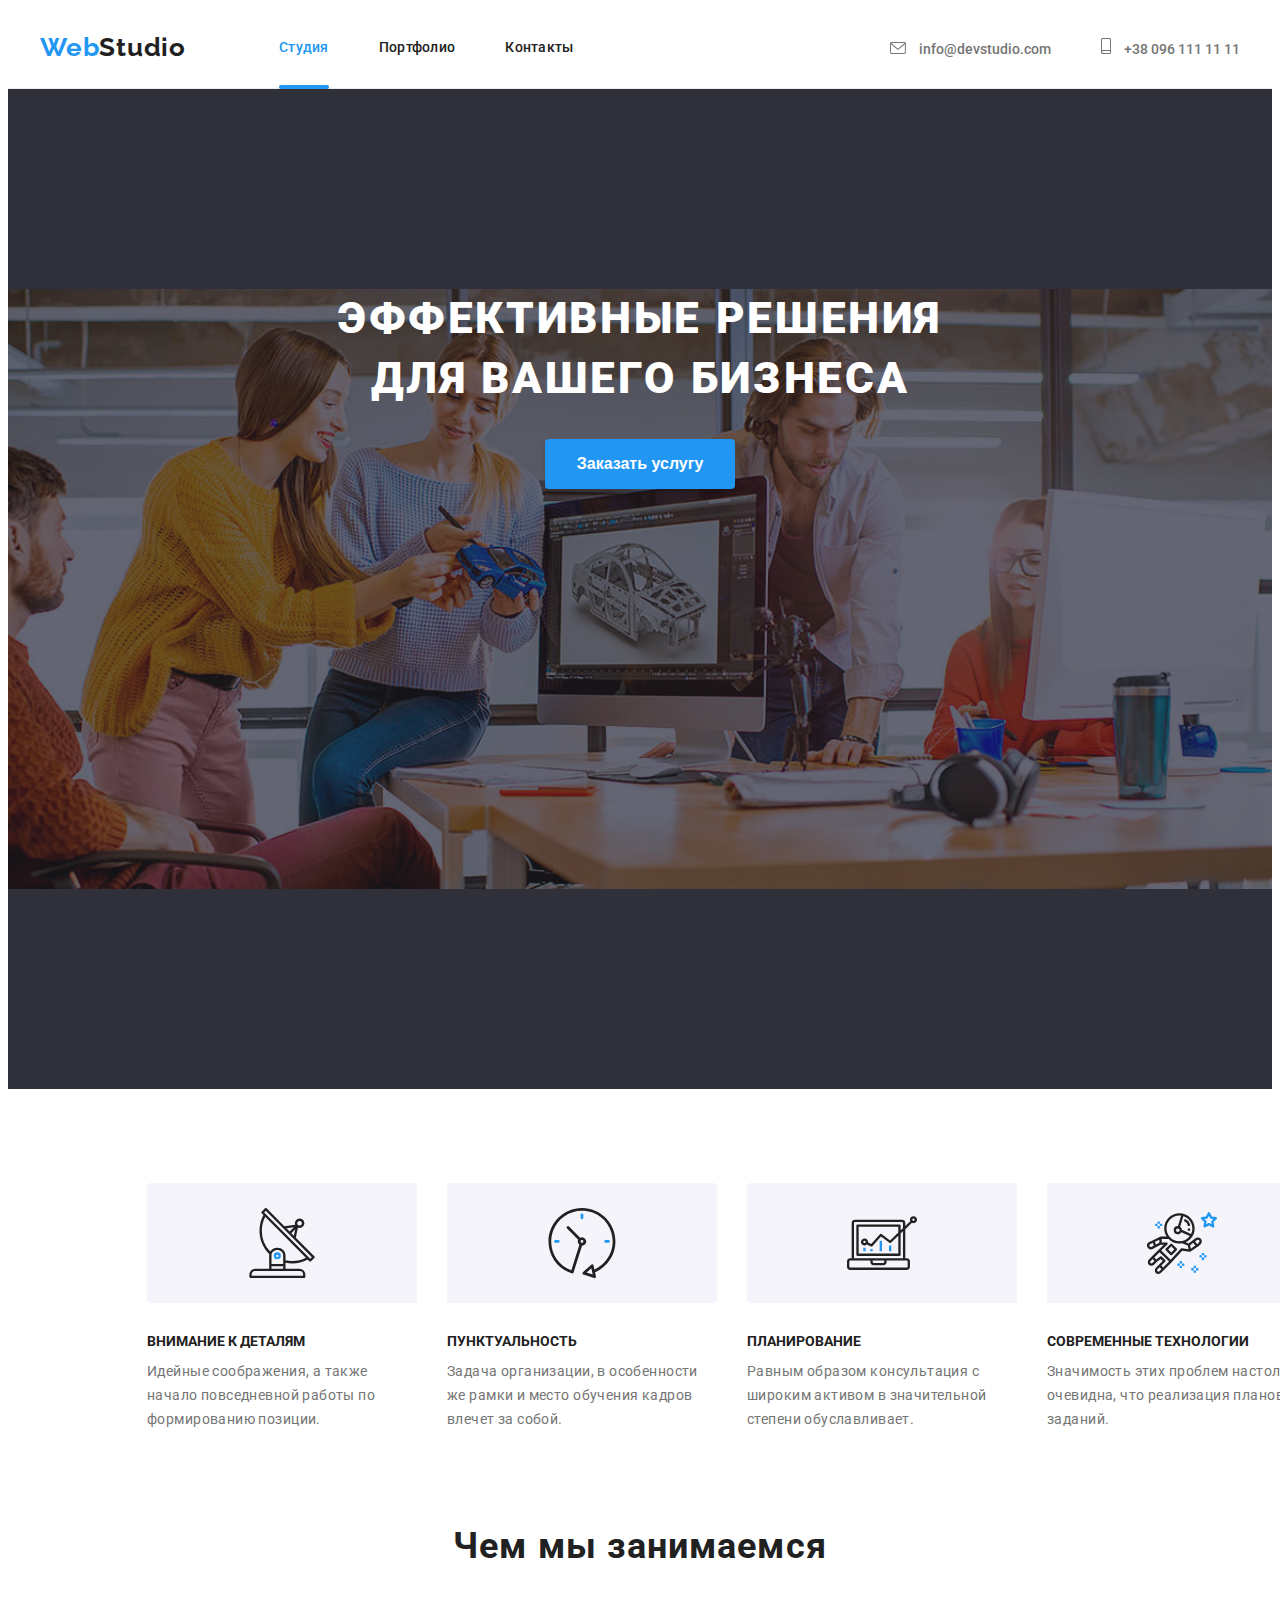
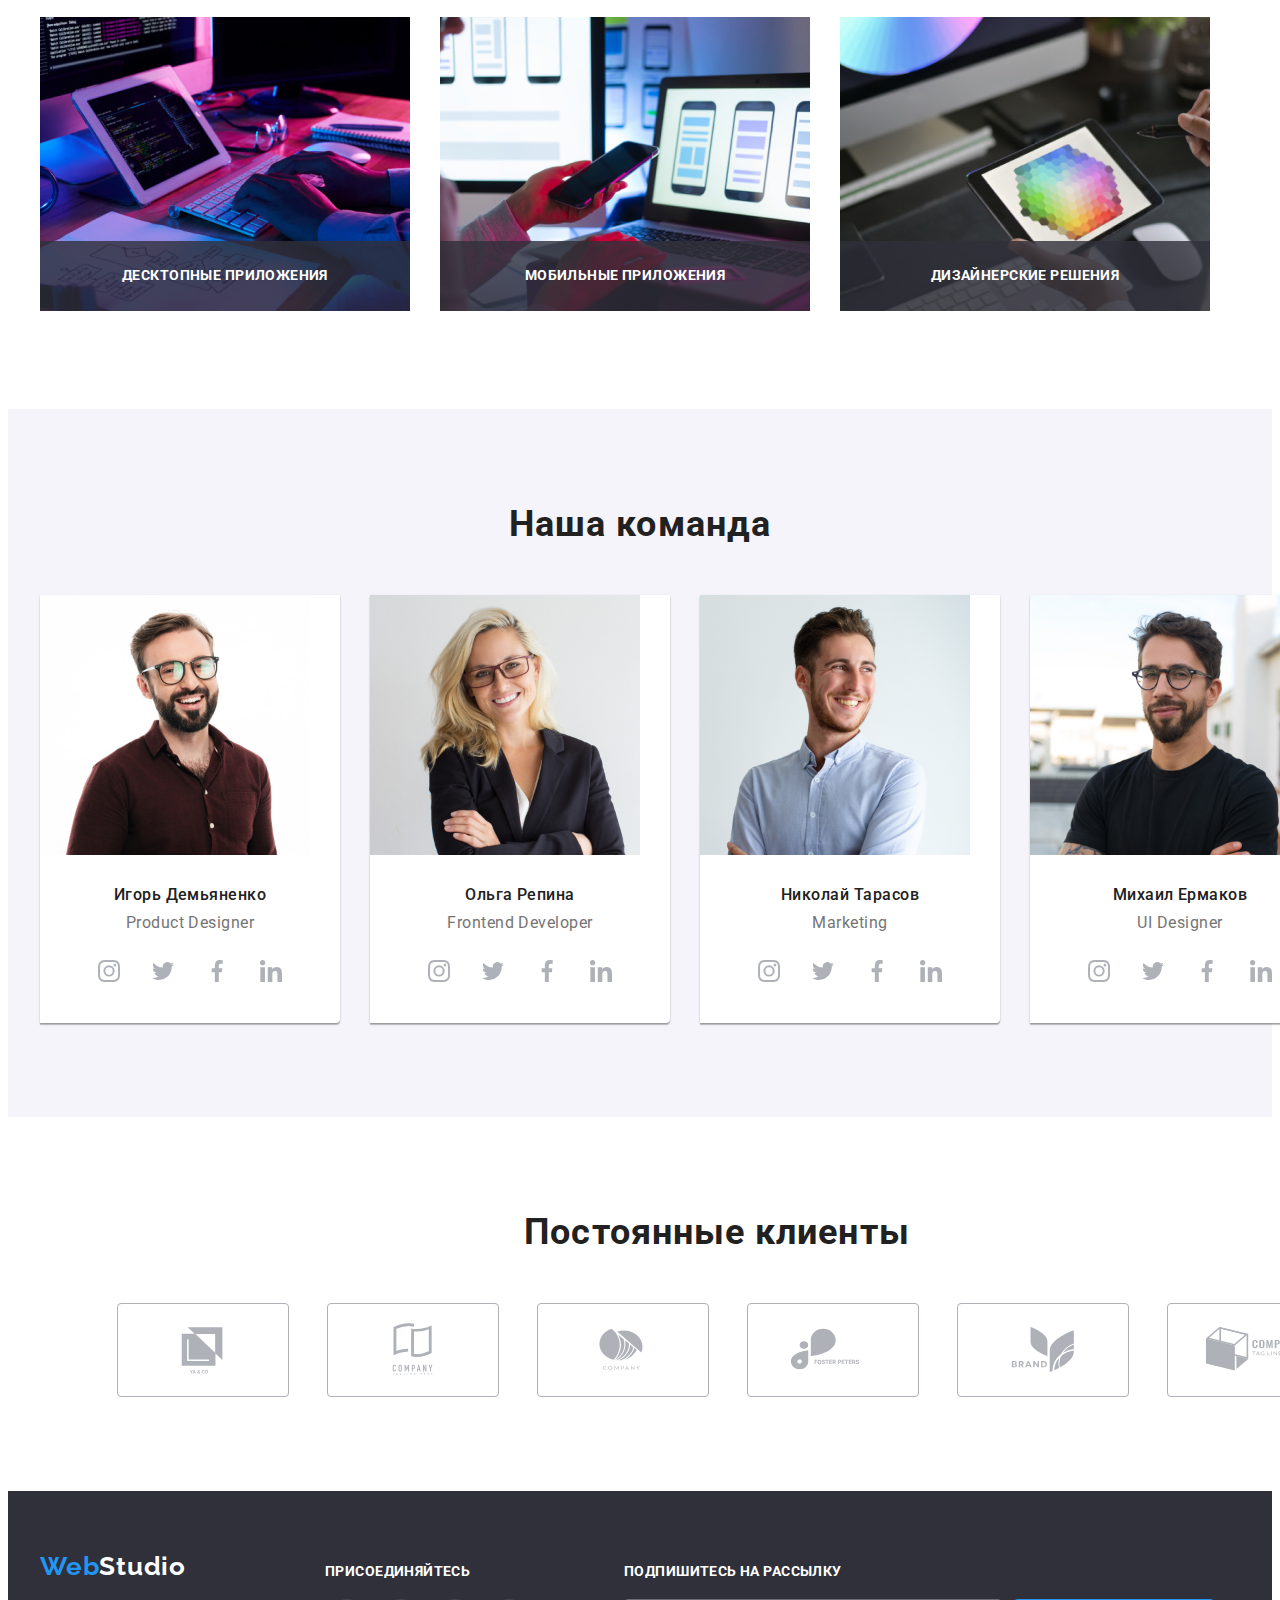
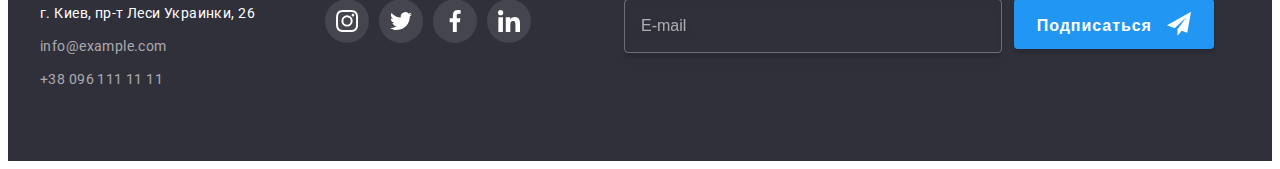
<file: index.html>
<!DOCTYPE html>
<html lang="ru">

    <head>
    <meta charset="UTF-8">
    <meta http-equiv="X-UA-Compatible" content="IE=edge">
    <meta name="viewport" content="width=device-width, initial-scale=1.0">
    <title>Студия</title>

    <link rel="preconnect" href="https://fonts.googleapis.com" />
    <link rel="preconnect" href="https://fonts.gstatic.com" crossorigin />
    <link
        href="https://fonts.googleapis.com/css2?family=Raleway:wght@700&family=Roboto:wght@400;500;700;900&display=swap"
        rel="stylesheet" />

    <link rel="stylesheet" href="https://cdnjs.cloudflare.com/ajax/libs/modern-normalize/1.1.0/modern-normalize.min.css"
            integrity="sha512-wpPYUAdjBVSE4KJnH1VR1HeZfpl1ub8YT/NKx4PuQ5NmX2tKuGu6U/JRp5y+Y8XG2tV+wKQpNHVUX03MfMFn9Q=="
            crossorigin="anonymous" referrerpolicy="no-referrer" />
    
     
     <link rel="stylesheet" href="./images/icons.svg" />
    <link rel="stylesheet" href="./jc/modal.js" />
    <link rel="stylesheet" href="./css/main.min.css" />
   
    </head>

    <body>
        <!--Шапка-->
    <header class="page-header">
        <!--Навигация-->
       <div class="page-header__container container">
        <nav class="page-header__nav">
            <a href="./index.html" class="page-header__logo logo" lang="en">
                <span class="logo__text-accent">Web</span><span class="logo__text-logo">Studio</span>
            </a>
            <ul class="page-header__nav-link">
                <li class="page-header__itam">
                    <a href="./index.html" class="page-header__itam-link page-header__itam-link--text-accent">Студия</a>
                </li>
                <li class="page-header__itam">
                     <a href="./portfolio.html" class="page-header__itam-link">Портфолио</a>
                    </li>
                <li class="page-header__itam">
                    <a href="" class="page-header__itam-link">Контакты</a>
                </li>
            </ul>
        
        <ul class="page-header__contacts">
            <li class="page-header__contact">
               
                <a href="mailto:info@devstudio.com" class="page-header__contact-link">
                    <svg class="page-header__contact-icon" width="16" height="12">
                        <use href="./images/icons.svg#icon-envelope"></use>
                    </svg>
                    info@devstudio.com
                </a>
            
            </li>
                <li class="page-header__contact">
                   
                <a href="tel:+380961111111" class="page-header__contact-link">
                    <svg class="page-header__contact-icon" width="10" height="16">
                        <use href="./images/icons.svg#icon-smartphone"></use>
                    </svg>
                    +38 096 111 11 11
                </a>
       
        </li>
            </ul>
        </nav>
        </div>
    </header>
    <main>
        <!-- Заказ услуг -->
        <section class="hero-section">
           
            <div class="container">
            <h1 class="hero-section__text-hero">Эффективные решения для вашего бизнеса</h1>
            <button class="hero-section__button-order" type="button" data-modal-open>Заказать услугу</button>
            <!--Модалка-->
            <div class="backdrop is-hidden" data-modal>
                <div class="backdrop__modal">
                    <button class="backdrop__btn-close" type="button" data-modal-close>
                        <svg class="backdrop__btn-close-icone" width="18" height="18">
                            <use href="./images/icons/decoration /close.svg#icon-close"></use>
                        </svg>
                       
                    </button>
                    <p class="backdrop__modal-text">
                    Оставьте свои данные, мы вам перезвоним
                    </p>
                    <form class="backdrop__form" autocomplete="off">
                        <ul class="backdrop__form-fields">
                            <li class="backdrop__form-field">
                            <label for="name" class="backdrop__form-label">Имя</label>
                                <input type="text" class="backdrop__input-text" name="name" />
                               
                                <svg class="backdrop__form-icon name" width="18" height="18">
                                    <use href="./images/icons.svg#icon-person"></use>
                                </svg>
                                
                            </li>
                       <li class="backdrop__form-field">
                            <label for="tel" class="backdrop__form-label">Телефон</label>
                                <input type="text" class="backdrop__input-text" name="tel" />
                                
                                <svg class="backdrop__form-icon phone" width="18" height="18">
                                    <use href="./images/icons.svg#icon-phonemodal"></use>
                                </svg>
                                
                            </li>
                        <li class="backdrop__form-field">
                            <label for="email" class="backdrop__form-label">Почта</label>
                            <input type="text" class="backdrop__input-text" name="email" />
                               
                                   <svg class="backdrop__form-icon mail" width="18" height="18">
                                    <use href="./images/icons.svg#icon-emailmodal"></use>
                                 </svg>
                                
                            </li>
                        <li class="backdrop__form-field">
                            <label for="comment" class="backdrop__form-label">Комментарий</label>
                            <textarea class="backdrop__input-text backdrop__input-text--comment" name="comment" id="comment"  rows="5" placeholder="Введите текст"></textarea>
                        </li>
                        </ul>
                        <div class="backdrop__form-policy">
                            <label for="policy" class="backdrop__form-agree">
                            <input class="backdrop__checkbox-hidden" type="checkbox" name="policy" id="policy" />
                           
                            <svg class="backdrop__check-icon" width="16" height="16">
                                <use href="./images/icons.svg#icon-check"></use>
                            </svg>
                          
                            <p class="backdrop__check-agree">Соглашаюсь с рассылкой и принимаю <a class="backdrop__policy-link" href="./"> Условия
                                    договора</a>
                                </p>
                            
                        </label>
                        </div>
                        <button class="backdrop__button" type="submit">Отправить</button>
                   
                    </form>
                </div>
            </div>
        </div>
        </section>
        <!-- <h2>Особенности</h2> -->
        <section class="features-section">
           
            <div class="container">
                <ul class="features-section__list">
                <li class="features-section__item">
                    <div class="features-section__icon-wrapper">
                        <svg class="features-section__icon" width="70" height="70">
                            <use href="./images/icons.svg#icon-antenna"></use>
                        </svg>
                    </div>
                    <h3 class="features-section__subtitle">Внимание к деталям</h3>
                    <p class="features-section__text">Идейные соображения, а также начало повседневной работы по формированию
                        позиции.</p>
                </li>
                <li class="features-section__item">
                    <div class="features-section__icon-wrapper">
                        <svg class="features-section__icon" width="70" height="70">
                            <use href="./images/icons.svg#icon-clock"></use>
                        </svg>
                    </div>
                    <h3 class="features-section__subtitle">Пунктуальность</h3>
                    <p class="features-section__text">Задача организации, в особенности же рамки и место обучения кадров влечет
                        за собой.</p>
                </li>
                <li class="features-section__item">
                    <div class="features-section__icon-wrapper">
                        <svg class="features-section__icon" width="70" height="70">
                            <use href="./images/icons.svg#icon-diagram"></use>
                        </svg>
                        </div>
                    <h3 class="features-section__subtitle">Планирование</h3>
                    <p class="features-section__text">Равным образом консультация с широким активом в значительной степени
                        обуславливает.</p>
                </li>
                <li class="features-section__item">
                    <div class="features-section__icon-wrapper">
                        <svg class="features-section__icon" width="70" height="70">
                            <use href="./images/icons.svg#icon-astronaut"></use>
                        </svg>
                        </div>
                    <h3 class="features-section__subtitle">Современные технологии</h3>
                    <p class="features-section__text">Значимость этих проблем настолько очевидна, что реализация плановых
                        заданий.</p>
                </li>
            </ul>
            </div>
            
        </section>
        <!--Чем занимаются-->
        <section class="section-title">
            
            <div class="container">
                <h2 class="section-title__subtitle">Чем мы занимаемся</h2>
                <ul class="section-title__box-cards">
                    <li class="section-title__box">
                        <img class="section-title__img" src="./images/img.jpg" alt="верстка" width="370">
                    <div class="section-title__box-caption">
                        <p class="section-title__paragraph">Десктопные приложения</p>
                    </div>
                    </li>
                    <li class="section-title__box">
                        <img class="section-title__img" src="./images/img-2.jpg" alt="разработка мобильного приложения" width="370">
                    <div class="section-title__box-caption">
                        <p class="section-title__paragraph">Мобильные приложения</p>
                    </div>
                    </li>
                    <li class="section-title__box">
                        <img class="section-title__img" src="./images/img-3.jpg" alt="палитра цвета для дизайна" width="370">
                    <div class="section-title__box-caption">
                        <p class="section-title__paragraph">Дизайнерские решения</p>
                    </div>
                    </li>
                </ul>
            </div>
        </section>
        <!--Наша команда-->
        <section class="team-section">
            <div class="container">
                <h2 class="team-section__title">Наша команда</h2>
                <ul class="team-section__team-cards">
                    <li class="team-section__team-card">
                        
                        <img class="team-section__img" src="./images/img-4.jpg" alt="Игорь Демьяненко" width="270">
                        <div class="team-section__meta">
                        <h3 class="team-section__subtitle">Игорь Демьяненко</h3>
                        <p class="team-section__description"><span lang="en">Product Designer</span></p>
                        <div class="socials__social-wrapper">
                            <ul class="socials__social-list">
                                <li class="socials__itam">
                                    <a href="https://www.instagram.com" class="socials__social-link" target="_blank" rel="noopener noreferrer">
                                            <svg class="socials__social-icon">
                                                <use href="./images/icons.svg#icon-instagramgray"></use>
                                                </svg>
                                    </a>
                                </li>
                                <li class="socials__itam">
                                    <a href="https://twitter.com" class="socials__social-link" target="_blank" rel="noopener noreferrer">
                                        <svg class="socials__social-icon">
                                            <use href="./images/icons.svg#icon-twittergray">
                                            </use>
                                        </svg>
                                    </a>
                                </li>
                                <li class="socials__itam">
                                    <a href="https://www.facebook.com" class="socials__social-link" target="_blank" rel="noopener noreferrer">
                                        <svg class="socials__social-icon">
                                            <use href="./images/icons.svg#icon-facebookgray"></use>
                                            </svg>
                                            </a>
                                </li>
                                <li class="socials__itam">
                                                <a href="https://www.linkedin.com" class="socials__social-link" target="_blank" rel="noopener noreferrer">
                                                    <svg class="socials__social-icon">
                                                        <use href="./images/icons.svg#icon-linkedingray"></use>
                                                        </svg>
                                                        </a>
                                </li>
                                                       
                            </ul>
                            </div>
                    </div>
                    </li>
                    <li class="team-section__team-card">
                        
                        <img class="team-section__img" src="./images/img-5.jpg" alt="Ольга Репина" width="270">
                        <div class="team-section__meta">
                        <h3 class="team-section__subtitle">Ольга Репина</h3>
                        <p class="team-section__description"><span lang="en">Frontend Developer</span></p>
                    <div class="socials__social-wrapper">
                        <ul class="socials__social-list">
                            <li class="socials__itam">
                                <a href="https://www.instagram.com" class="socials__social-link" target="_blank" rel="noopener noreferrer">
                                    <svg class="socials__social-icon" width="44" height="44">
                                        <use href="./images/icons.svg#icon-instagramgray"></use>
                                    </svg>
                                </a>
                            </li>
                            <li class="socials__itam">
                                <a href="https://twitter.com" class="socials__social-link" target="_blank" rel="noopener noreferrer">
                                    <svg class="socials__social-icon" width="44" height="44">
                                        <use href="./images/icons.svg#icon-twittergray">
                                        </use>
                                    </svg>
                                </a>
                            </li>
                            <li class="socials__itam">
                                <a href="https://www.facebook.com" class="socials__social-link" target="_blank" rel="noopener noreferrer">
                                    <svg class="socials__social-icon" width="44" height="44">
                                        <use href="./images/icons.svg#icon-facebookgray"></use>
                                    </svg>
                                </a>
                            </li>
                            <li class="socials__itam">
                                <a href="https://www.linkedin.com" class="socials__social-link" target="_blank" rel="noopener noreferrer">
                                    <svg class="socials__social-icon" width="44" height="44">
                                        <use href="./images/icons.svg#icon-linkedingray"></use>
                                    </svg>
                                </a>
                            </li>
                    
                        </ul>
                    </div>
                    </div>
                    </li>
                    <li class="team-section__team-card">
                       
                        <img class="team-section__img" src="./images/img-6.jpg" alt="Николай Тарасов" width="270">
                        <div class="team-section__meta">
                        <h3 class="team-section__subtitle">Николай Тарасов</h3>
                        <p class="team-section__description"><span lang="en">Marketing</span></p>
                    <div class="socials__social-wrapper">
                        <ul class="socials__social-list">
                            <li class="socials__itam">
                                <a href="https://www.instagram.com" class="socials__social-link" target="_blank" rel="noopener noreferrer">
                                    <svg class="socials__social-icon" width="44" height="44">
                                        <use href="./images/icons.svg#icon-instagramgray"></use>
                                    </svg>
                                </a>
                            </li>
                            <li class="socials__itam">
                                <a href="https://twitter.com" class="socials__social-link" target="_blank" rel="noopener noreferrer">
                                    <svg class="socials__social-icon" width="44" height="44">
                                        <use href="./images/icons.svg#icon-twittergray">
                                        </use>
                                    </svg>
                                </a>
                            </li>
                            <li class="socials__itam">
                                <a href="https://www.facebook.com" class="socials__social-link" target="_blank" rel="noopener noreferrer">
                                    <svg class="socials__social-icon" width="44" height="44">
                                        <use href="./images/icons.svg#icon-facebookgray"></use>
                                    </svg>
                                </a>
                            </li>
                            <li class="socials__itam">
                                <a href="https://www.linkedin.com" class="socials__social-link" target="_blank" rel="noopener noreferrer">
                                    <svg class="socials__social-icon" width="44" height="44">
                                        <use href="./images/icons.svg#icon-linkedingray"></use>
                                    </svg>
                                </a>
                            </li>
                    
                        </ul>
                    </div>
                    </div>
                    </li>
                    <li class="team-section__team-card">
                       
                        <img class="team-section__img" src="./images/img-7.jpg" alt="Михаил Ермаков" width="270">
                         <div class="team-section__meta">
                        <h3 class="team-section__subtitle">Михаил Ермаков</h3>
                        <p class="team-section__description"><span lang="en">UI Designer</span></p>
                    <div class="socials__social-wrapper">
                        <ul class="socials__social-list">
                            <li class="socials__itam">
                                <a href="https://www.instagram.com" class="socials__social-link" target="_blank" rel="noopener noreferrer">
                                    <svg class="socials__social-icon" width="44" height="44">
                                        <use href="./images/icons.svg#icon-instagramgray"></use>
                                    </svg>
                                </a>
                            </li>
                            <li class="socials__itam">
                                <a href="https://twitter.com" class="socials__social-link" target="_blank" rel="noopener noreferrer">
                                    <svg class="socials__social-icon" width="44" height="44">
                                        <use href="./images/icons.svg#icon-twittergray">
                                        </use>
                                    </svg>
                                </a>
                            </li>
                            <li class="socials__itam">
                                <a href="https://www.facebook.com" class="socials__social-link" target="_blank" rel="noopener noreferrer">
                                    <svg class="socials__social-icon" width="44" height="44">
                                        <use href="./images/icons.svg#icon-facebookgray"></use>
                                    </svg>
                                </a>
                            </li>
                            <li class="socials__itam">
                                <a href="https://www.linkedin.com" class="socials__social-link" target="_blank" rel="noopener noreferrer">
                                    <svg class="socials__social-icon" width="44" height="44">
                                        <use href="./images/icons.svg#icon-linkedingray"></use>
                                    </svg>
                                </a>
                            </li>
                    
                        </ul>
                    </div>
                    </div>
                    </li>
                </ul>
            </div>
        </section>
        <!--Клиенты-->
        <section class="client-section">
            <div class="container">
                <h2 class="client-section__title">Постоянные клиенты</h2>
                <ul class="client-section__clients">
                    <li class="client-section__client-itam">
                        <a href="./" class="client-section__client-link" target="_blank" rel="noopener noreferrer">
                            <svg class="client-section__client-icon" width="106" height="60">
                                <use href="./images/icons.svg#icon-yaco"></use>
                            </svg>
                        </a>
                    </li>

                    <li class="client-section__client-itam">
                        <a href="./" class="client-section__client-link" target="_blank" rel="noopener noreferrer">
                            <svg class="client-section__client-icon" width="106" height="60">
                                <use href="./images/icons.svg#icon-twopaper"></use>
                            </svg>
                        </a>
                     </li>

                    <li class="client-section__client-itam">
                        <a href="./" class="client-section__client-link" target="_blank" rel="noopener noreferrer">
                            <svg class="client-section__client-icon" width="106" height="60">
                                <use href="./images/icons.svg#icon-circlecompany"></use>
                            </svg>
                        </a>
                    </li>

                    <li class="client-section__client-itam">
                        <a href="./" class="client-section__client-link" target="_blank" rel="noopener noreferrer">
                            <svg class="client-section__client-icon" width="106" height="60">
                                <use href="./images/icons.svg#icon-fosterfocus"></use>
                            </svg>
                        </a>
                    </li>

                    <li class="client-section__client-itam">
                        <a href="./" class="client-section__client-link" target="_blank" rel="noopener noreferrer">
                            <svg class="client-section__client-icon" width="106" height="60">
                                <use href="./images/icons.svg#icon-brand"></use>
                            </svg>
                        </a>
                    </li>
                    <li class="client-section__client-itam">
                        <a href="./" class="client-section__client-link" target="_blank" rel="noopener noreferrer">
                            <svg class="client-section__client-icon" width="106" height="60">
                                <use href="./images/icons.svg#icon-cube"></use>
                            </svg>
                        </a>
                    </li>
                </ul>
            </div>
        </section>
    </main>
    <!--Футер-->
    <footer class="footer">
      
        <div class="footer_container container">
            <div class="footer__info">
            <a href="./index.html" class="footer__logo logo" lang="en">
                <span class="logo__text-accent">Web</span><span class="logo__clear-link-text-accent">Studio</span>
            </a>
            <address class="footer-adresses">
                <ul class="footer-adresses__contacts">
                    <li class="footer__adress-item">
                        <a class="footer__adress-link  footer__adress-link--text-accent" href="https://bit.ly/3pXMvUd" target="_blank" rel="noopener noreferrer">г.
                            Киев, пр-т
                            Леси Украинки, 26</a> </li>
                    <li class="footer__adress-item">
                        <a class="footer__adress-link" href="mailto:info@devstudio.com">info@example.com</a> </li>
                    <li class="footer__adress-item">
                        <a class="footer__adress-link" href="tel:+380961111111">+38 096 111 11 11</a> </li>
                </ul>
            </address>
        </div>
        <div class="footer__follow-us">
            <h2 class="footer__follow-us-subtitle">ПРИСОЕДИНЯЙТЕСЬ</h2>
                    <ul class="socials__social-list">
                        <li class="socials__itam">
                            <a href="https://www.instagram.com" class="footer__socials-link socials__link" target="_blank" rel="noopener noreferrer">
                                <svg class="socials__social-icon">
                                    <use href="./images/icons.svg#icon-instagramgray"></use>
                                </svg>
                            </a>
                        </li>
                        <li class="socials__itam">
                            <a href="https://twitter.com" class="footer__socials-link socials__link" target="_blank" rel="noopener noreferrer">
                                <svg class="socials__social-icon">
                                    <use href="./images/icons.svg#icon-twittergray">
                                    </use>
                                </svg>
                            </a>
                        </li>
                        <li class="socials__itam">
                            <a href="https://www.facebook.com" class="footer__socials-link socials__link" target="_blank" rel="noopener noreferrer">
                                <svg class="socials__social-icon">
                                    <use href="./images/icons.svg#icon-facebookgray"></use>
                                </svg>
                            </a>
                        </li>
                        <li class="socials__itam">
                            <a href="https://www.linkedin.com" class="footer__socials-link socials__link" target="_blank" rel="noopener noreferrer">
                                <svg class="socials__social-icon">
                                    <use href="./images/icons.svg#icon-linkedingray"></use>
                                </svg>
                            </a>
                        </li>
                
                    </ul>

        </div>
     
            <form class="footer__email">
                <h2 class="footer__subtitle-subscribe">Подпишитесь на рассылку</h2>
                
                <input class="footer__email-input" type="email" name="email" id="user-email" placeholder="E-mail" required />

                <button class="footer__button-form" type="submit">Подписаться
                    <svg class="footer__button-icon" width="24" height="24">
                        <use href="./images/icons.svg#icon-send">
                        </use>
                    </svg>
                </button>
            </form>
    
        </div>
    </footer>
    <script src="./jc/modal.js"></script>
    </body>
</html>
</file>
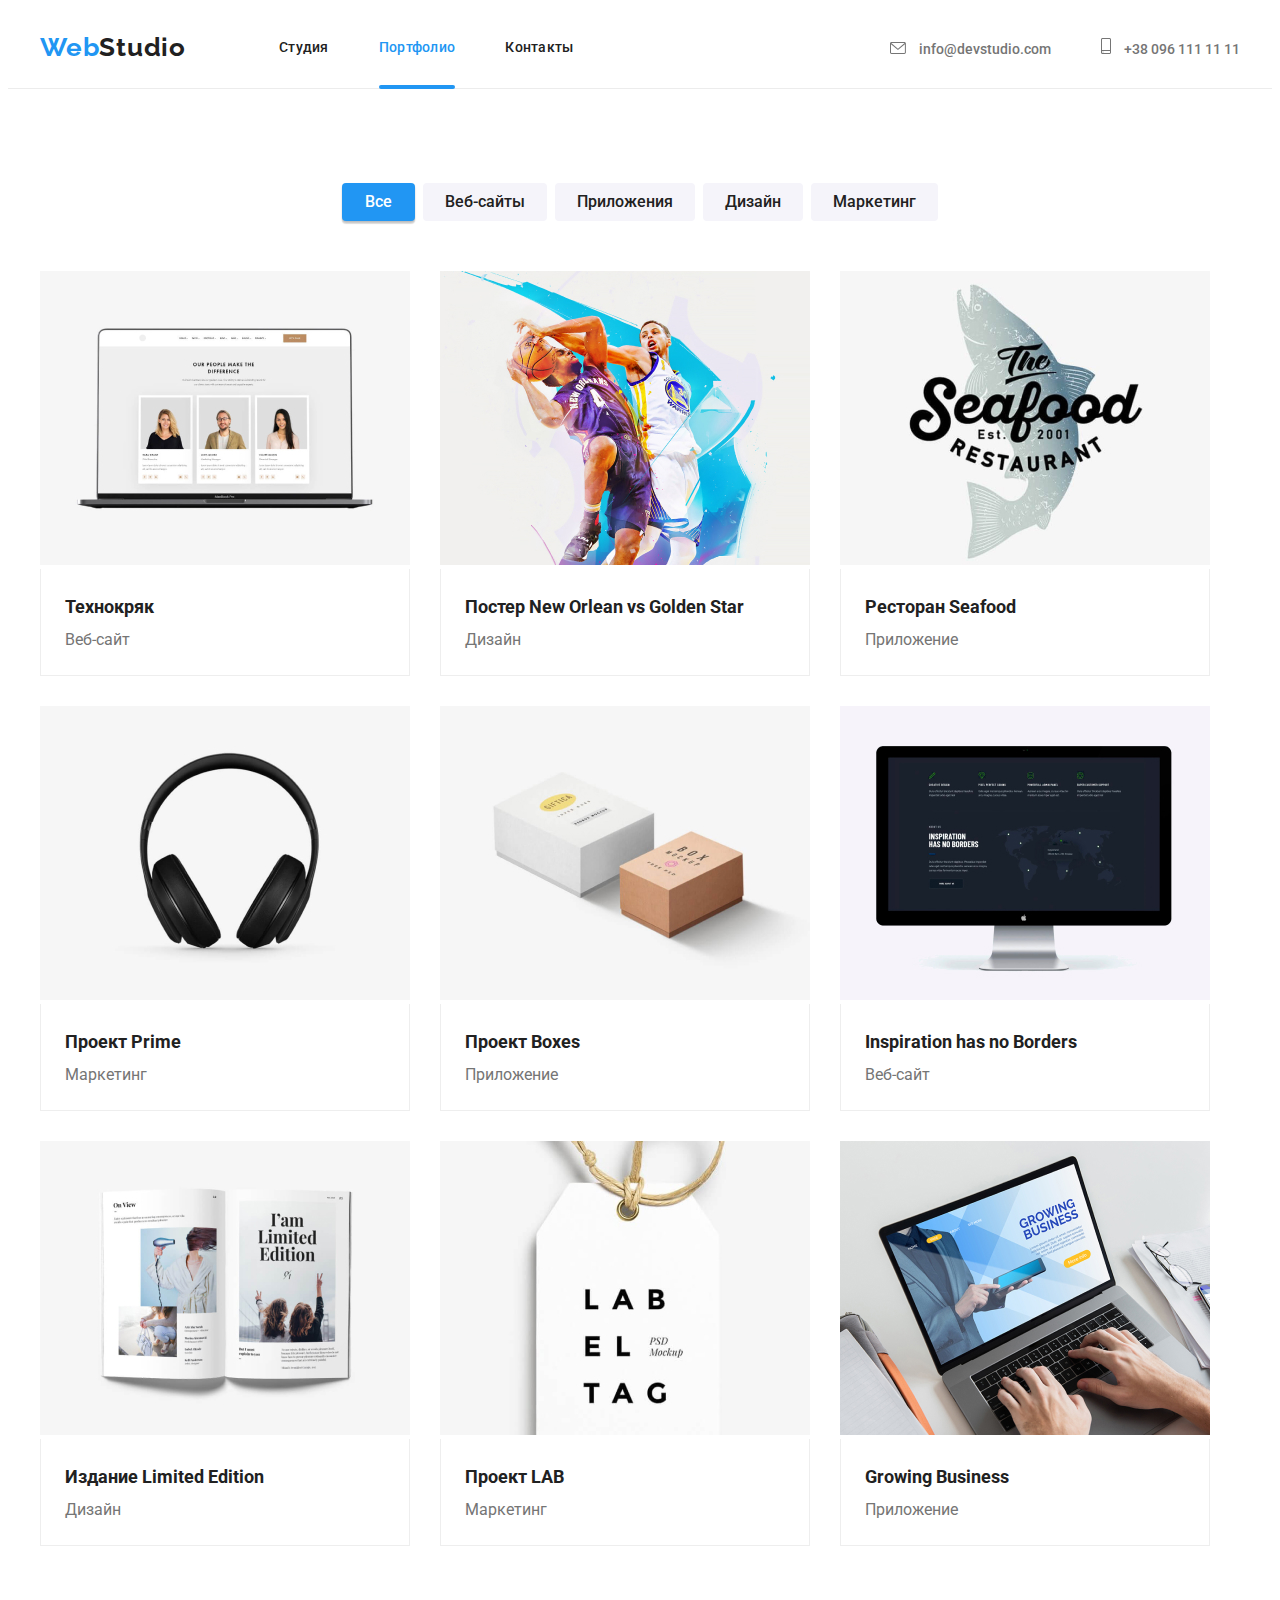
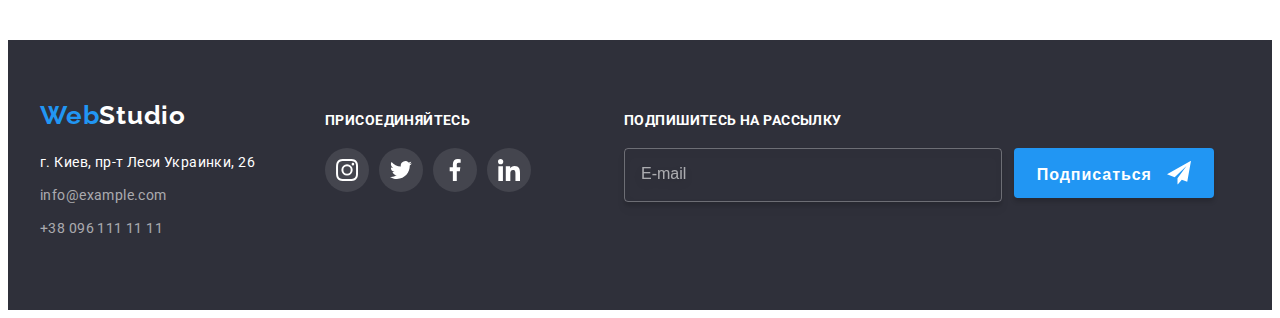
<file: portfolio.html>
<!DOCTYPE html>
<html lang="ru">
<head>
    <meta charset="UTF-8">
    <meta http-equiv="X-UA-Compatible" content="IE=edge">
    <meta name="viewport" content="width=device-width, initial-scale=1.0">
    <title>Портфолио</title>

    <link rel="preconnect" href="https://fonts.googleapis.com" />
    <link rel="preconnect" href="https://fonts.gstatic.com" crossorigin />
    <link href="https://fonts.googleapis.com/css2?family=Raleway:wght@700&family=Roboto:wght@400;500;700;900&display=swap"
        rel="stylesheet" />
    

<link rel="stylesheet" href="https://cdnjs.cloudflare.com/ajax/libs/modern-normalize/1.1.0/modern-normalize.min.css"
    integrity="sha512-wpPYUAdjBVSE4KJnH1VR1HeZfpl1ub8YT/NKx4PuQ5NmX2tKuGu6U/JRp5y+Y8XG2tV+wKQpNHVUX03MfMFn9Q=="
    crossorigin="anonymous" referrerpolicy="no-referrer" />
    
    
    <link rel="stylesheet" href="./css/main.min.css" />

</head>
<body>
    <!--Шапка-->
    <header class="page-header">
        <!--Навигация-->
        <div class="page-header__container container">
            <nav class="page-header__nav">
                <a href="./index.html" class="page-header__logo logo" lang="en">
                    <span class="logo__text-accent">Web</span><span class="logo__text-logo">Studio</span>
                </a>
                <ul class="page-header__nav-link">
                    <li class="page-header__itam">
                        <a href="./index.html" class="page-header__itam-link">Студия</a>
                    </li>
                    <li class="page-header__itam">
                        <a href="./portfolio.html" class="page-header__itam-link page-header__itam-link--text-accent">Портфолио</a>
                    </li>
                    <li class="page-header__itam">
                        <a href="" class="page-header__itam-link">Контакты</a>
                    </li>
                </ul>
    
                <ul class="page-header__contacts">
                    <li class="page-header__contact">
    
                        <a href="mailto:info@devstudio.com" class="page-header__contact-link">
                            <svg class="page-header__contact-icon" width="16" height="12">
                                <use href="./images/icons.svg#icon-envelope"></use>
                            </svg>
                            info@devstudio.com
                        </a>
    
                    </li>
                    <li class="page-header__contact">
    
                        <a href="tel:+380961111111" class="page-header__contact-link">
                            <svg class="page-header__contact-icon" width="10" height="16">
                                <use href="./images/icons.svg#icon-smartphone"></use>
                            </svg>
                            +38 096 111 11 11
                        </a>
    
                    </li>
                </ul>
            </nav>
        </div>
    </header>
    <main>
        <!--Портфолио-->
        <section class="section-portfolio section">
            <div class="container">
                <h1 hidden>Портфолио</h1>
                <!--Фильтр-->
                <ul class="section-portfolio__filters">
                    <li class="section-portfolio__filter">
                        <button class="section-portfolio__button-filter section-portfolio__button-filter--active" type="button">Все</button></li>
                    <li class="section-portfolio__filter">
                        <button class="section-portfolio__button-filter" type="button">Веб-сайты</button></li>
                    <li class="section-portfolio__filter">
                        <button class="section-portfolio__button-filter" type="button">Приложения</button></li>
                    <li class="section-portfolio__filter">
                        <button class="section-portfolio__button-filter" type="button">Дизайн</button></li>
                    <li class="section-portfolio__filter">
                        <button class="section-portfolio__button-filter" type="button">Маркетинг</button></li>
                </ul>
                <!--Карточки-->
                <ul class="section-portfolio__cards">
                    <li class="section-portfolio__card">
                        <a class="section-portfolio__card-link" href="./">
                            <div class="section-portfolio__img-wrapper">
                            <img class="section-portfolio__card-img" src="./images/img-8.jpg" alt="компьютер-фото-команды" width="370">
                        <div class="section-portfolio__card-link-overlay">
                            <p class="section-portfolio__overlay-text">Ресурс предлагает комплексные предложения с разным уровнем функционала и сервисов. Все это позволит посетителю получить
                            исчерпывающие сведения о компании или частном лице.</p>
                        </div>    
                        </div>
                            <div class="section-portfolio__card-meta">
                                <h2 class="section-portfolio__subtitle">Технокряк</h2>
                            <p class="section-portfolio__description">Веб-сайт</p>
                            </div>
                        </a>
                    </li>
                    <li class="section-portfolio__card">
                        <a class="section-portfolio__card-link" href="./">
                            <div class="section-portfolio__img-wrapper">
                            <img class="section-portfolio__card-img" src="./images/img-9.jpg" alt="постер-с-баскетболистами" width="370">
                            <div class="section-portfolio__card-link-overlay">
                                <p class="section-portfolio__overlay-text">Ресурс предлагает комплексные предложения с разным уровнем функционала и сервисов. Все это позволит посетителю получить
                                исчерпывающие сведения о компании или частном лице.</p>
                            </div>
                        </div>
                            <div class="section-portfolio__card-meta">
                                <h2 class="section-portfolio__subtitle">Постер<span lang="en"> New Orlean vs Golden Star</span></h2>
                                <p class="section-portfolio__description">Дизайн</p>
                            </div>
                        </a>
                    </li>
                    <li class="section-portfolio__card">
                        <a class="section-portfolio__card-link" href="./">
                            <div class="section-portfolio__img-wrapper">
                            <img class="section-portfolio__card-img" src="./images/img-16.jpg" alt="логотип-на-фоне-рыбы" width="370">
                            <div class="section-portfolio__card-link-overlay">
                                <p class="section-portfolio__overlay-text">Ресурс предлагает комплексные предложения с разным уровнем функционала и сервисов. Все это позволит посетителю получить
                                исчерпывающие сведения о компании или частном лице.</p>
                            </div>
                        </div>
                            <div class="section-portfolio__card-meta">
                                <h2 class="section-portfolio__subtitle">Ресторан <span lang="en">Seafood</span></h2>
                                <p class="section-portfolio__description">Приложение</p>
                            </div>
                        </a>
                    </li>
                    <li class="section-portfolio__card">
                        <a class="section-portfolio__card-link" href="./">
                            <div class="section-portfolio__img-wrapper">
                            <img class="section-portfolio__card-img" src="./images/img-10.jpg" alt="наушники-на-белом-фоне" width="370">
                        <div class="section-portfolio__card-link-overlay">
                            <p class="section-portfolio__overlay-text">Ресурс предлагает комплексные предложения с разным уровнем функционала и сервисов. Все это позволит посетителю получить
                            исчерпывающие сведения о компании или частном лице.</p>
                        </div>
                        </div>
                            <div class="section-portfolio__card-meta">
                                <h2 class="section-portfolio__subtitle">Проект <span lang="en">Prime</span></h2>
                                <p class="section-portfolio__description">Маркетинг</p>
                           </div>
                        </a>
                    </li>
                    <li class="section-portfolio__card">
                        <a class="section-portfolio__card-link" href="./">
                            <div class="section-portfolio__img-wrapper">
                            <img class="section-portfolio__card-img" src="./images/img-11.jpg" alt="белая-и-коричневая-коробки" width="370">
                        <div class="section-portfolio__card-link-overlay">
                            <p class="section-portfolio__overlay-text">Ресурс предлагает комплексные предложения с разным уровнем функционала и сервисов. Все это позволит посетителю получить
                            исчерпывающие сведения о компании или частном лице.</p>
                        </div>
                        </div>
                            <div class="section-portfolio__card-meta">
                                <h2 class="section-portfolio__subtitle">Проект <span lang="en">Boxes</span></h2>
                            <p class="section-portfolio__description">Приложение</p>
                            </div>
                        </a>
                    </li>
                    <li class="section-portfolio__card">
                        <a class="section-portfolio__card-link" href="./">
                            <div class="section-portfolio__img-wrapper">
                            <img class="section-portfolio__card-img" src="./images/img-12.jpg" alt="монитор-с-картой-мира" width="370">
                        <div class="section-portfolio__card-link-overlay">
                            <p class="section-portfolio__overlay-text">Ресурс предлагает комплексные предложения с разным уровнем функционала и сервисов. Все это позволит посетителю получить
                            исчерпывающие сведения о компании или частном лице.</p>
                        </div>
                        </div>
                            <div class="section-portfolio__card-meta">
                            <h2 class="section-portfolio__subtitle"><span lang="en">Inspiration has no Borders</span></h2>
                            <p class="section-portfolio__description">Веб-сайт</p>
                            </div>
                        </a>
                    </li>
                    <li class="section-portfolio__card">
                        <a class="section-portfolio__card-link" href="./">
                            <div class="section-portfolio__img-wrapper">
                            <img class="section-portfolio__card-img" src="./images/img-13.jpg" alt="раскрытый-журнал" width="370">
                        <div class="section-portfolio__card-link-overlay">
                            <p class="section-portfolio__overlay-text">Ресурс предлагает комплексные предложения с разным уровнем функционала и сервисов. Все это позволит посетителю получить
                            исчерпывающие сведения о компании или частном лице.</p>
                        </div>
                        </div>
                            <div class="section-portfolio__card-meta">
                            <h2 class="section-portfolio__subtitle">Издание <span lang="en">Limited Edition</span></h2>
                            <p class="section-portfolio__description">Дизайн</p>
                            </div>
                        </a>
                    </li>
                    <li class="section-portfolio__card">
                        <a class="section-portfolio__card-link" href="./">
                            <div class="section-portfolio__img-wrapper">
                            <img class="section-portfolio__card-img" src="./images/img-14.jpg" alt="белая-бирка-с-черными-буквами-и-коричневой-веревкой"
                                width="370">
                            <div class="section-portfolio__card-link-overlay">
                                <p class="section-portfolio__overlay-text">Ресурс предлагает комплексные предложения с разным уровнем функционала и сервисов. Все это позволит посетителю получить
                                исчерпывающие сведения о компании или частном лице.</p>
                            </div>
                            </div>
                                <div class="section-portfolio__card-meta">
                                    <h2 class="section-portfolio__subtitle">Проект <span lang="en">LAB</span></h2>
                                    <p class="section-portfolio__description">Маркетинг</p>
                                </div>
                            
                        </a>
                    </li>
                    <li class="section-portfolio__card">
                        <a class="section-portfolio__card-link" href="./">
                            <div class="section-portfolio__img-wrapper">
                            <img class="section-portfolio__card-img" src="./images/img-15.jpg" alt="ноутбук-с-бизнес-идеей" width="370">
                        <div class="section-portfolio__card-link-overlay">
                            <p class="section-portfolio__overlay-text">Ресурс предлагает комплексные предложения с разным уровнем функционала и сервисов. Все это позволит посетителю получить
                            исчерпывающие сведения о компании или частном лице.</p>
                        </div>
                        </div>
                            <div class="section-portfolio__card-meta">
                            <h2 class="section-portfolio__subtitle"><span lang="en">Growing Business</span></h2>
                            <p class="section-portfolio__description">Приложение</p>
                            </div>
                        </a>
                    </li>
                </ul>
            </div>
        </section>
    </main>
    <!--Футер-->
<footer class="footer">

    <div class="footer_container container">
        <div class="footer__info">
            <a href="./index.html" class="footer__logo logo" lang="en">
                <span class="logo__text-accent">Web</span><span class="logo__clear-link-text-accent">Studio</span>
            </a>
            <address class="footer-adresses">
                <ul class="footer-adresses__contacts">
                    <li class="footer__adress-item">
                        <a class="footer__adress-link  footer__adress-link--text-accent" href="https://bit.ly/3pXMvUd"
                            target="_blank" rel="noopener noreferrer">г.
                            Киев, пр-т
                            Леси Украинки, 26</a>
                    </li>
                    <li class="footer__adress-item">
                        <a class="footer__adress-link" href="mailto:info@devstudio.com">info@example.com</a>
                    </li>
                    <li class="footer__adress-item">
                        <a class="footer__adress-link" href="tel:+380961111111">+38 096 111 11 11</a>
                    </li>
                </ul>
            </address>
        </div>
        <div class="footer__follow-us">
            <h2 class="footer__follow-us-subtitle">ПРИСОЕДИНЯЙТЕСЬ</h2>
            <ul class="socials__social-list">
                <li class="socials__itam">
                    <a href="https://www.instagram.com" class="footer__socials-link socials__link" target="_blank"
                        rel="noopener noreferrer">
                        <svg class="socials__social-icon">
                            <use href="./images/icons.svg#icon-instagramgray"></use>
                        </svg>
                    </a>
                </li>
                <li class="socials__itam">
                    <a href="https://twitter.com" class="footer__socials-link socials__link" target="_blank"
                        rel="noopener noreferrer">
                        <svg class="socials__social-icon">
                            <use href="./images/icons.svg#icon-twittergray">
                            </use>
                        </svg>
                    </a>
                </li>
                <li class="socials__itam">
                    <a href="https://www.facebook.com" class="footer__socials-link socials__link" target="_blank"
                        rel="noopener noreferrer">
                        <svg class="socials__social-icon">
                            <use href="./images/icons.svg#icon-facebookgray"></use>
                        </svg>
                    </a>
                </li>
                <li class="socials__itam">
                    <a href="https://www.linkedin.com" class="footer__socials-link socials__link" target="_blank"
                        rel="noopener noreferrer">
                        <svg class="socials__social-icon">
                            <use href="./images/icons.svg#icon-linkedingray"></use>
                        </svg>
                    </a>
                </li>

            </ul>

        </div>

        <form class="footer__email">
            <h2 class="footer__subtitle-subscribe">Подпишитесь на рассылку</h2>

            <input class="footer__email-input" type="email" name="email" id="user-email" placeholder="E-mail"
                required />

            <button class="footer__button-form" type="submit">Подписаться
                <svg class="footer__button-icon" width="24" height="24">
                    <use href="./images/icons.svg#icon-send">
                    </use>
                </svg>
            </button>
        </form>

    </div>
</footer>
<script src="./jc/modal.js"></script>
</body>
</html>
</file>
<file: css/main.min.css>
.hero-section__button-order{display:inline-block;font-weight:700;font-size:16px;padding:10px 32px;border:none;line-height:30px;text-align:center;background-color:#2196f3;color:#fff;-webkit-box-shadow:0px 4px 4px rgba(0,0,0,0.15);box-shadow:0px 4px 4px rgba(0,0,0,0.15);border-radius:4px;cursor:pointer;-webkit-transition: background-color 250ms cubic-bezier(0.4, 0, 0.2, 1);transition: background-color 250ms cubic-bezier(0.4, 0, 0.2, 1)}.hero-section__button-order:hover,.hero-section__button-order:focus{background-color:#188ce8}.footer__button-form{position:absolute;width:200px;height:50px;background-color:#2196f3;font-weight:700;font-size:16px;line-height:1.88;-webkit-box-align:center;-ms-flex-align:center;align-items:center;text-align:center;letter-spacing:0.06em;color:#fff;border:none;border-radius:4px;-webkit-box-shadow:0px 4px 4px rgba(0,0,0,0.15);box-shadow:0px 4px 4px rgba(0,0,0,0.15);cursor:pointer;-webkit-transition: background-color 250ms cubic-bezier(0.4, 0, 0.2, 1);transition: background-color 250ms cubic-bezier(0.4, 0, 0.2, 1)}.footer__button-form:hover,.footer__button-form:focus{background-color:#188ce8}.page-header__nav-link{display:-webkit-box;display:-ms-flexbox;display:flex;font-weight:500;font-size:14px;line-height:1.14;letter-spacing:0.02em;list-style:none}.page-header__itam-link{display:-webkit-inline-box;display:-ms-inline-flexbox;display:inline-flex;padding-top:32px;padding-bottom:32px;color:#212121;text-decoration:none;-webkit-transition: color 250ms cubic-bezier(0.4, 0, 0.2, 1);transition: color 250ms cubic-bezier(0.4, 0, 0.2, 1)}.page-header__itam-link:hover,.page-header__itam-link:focus{color:#2196f3}p,h1,h2,h3,h4,h5,h6,ul{list-style:none;margin:0px;padding:0px;font-size:16px}body{font-family:"Roboto" , sans-serif,"raleway" , sans-serif;font-style:normal;font-size:14px;text-decoration:none;color:#757575}.container{width:1200px;margin:0 auto;padding-left:15px;padding-right:15px}.section{padding:94px 0}.logo{display:block;font-family:"raleway" , sans-serif;font-weight:700;color:#212121;font-size:26px;line-height:31px;letter-spacing:0.03em;text-decoration:none}.logo__text-accent{font-family:"raleway" , sans-serif;font-style:normal;font-weight:700;font-size:26px;line-height:31px;color:#2196f3}.logo__text-logo{font-family:"raleway" , sans-serif;font-style:normal;font-weight:700;font-size:26px;line-height:31px}.socials__social-list{display:-webkit-inline-box;display:-ms-inline-flexbox;display:inline-flex;-webkit-box-align:center;-ms-flex-align:center;align-items:center;-webkit-box-pack:justify;-ms-flex-pack:justify;justify-content:space-between;-ms-flex-wrap:wrap;flex-wrap:wrap;margin-right:-10px}.socials__itam{margin-right:10px}.socials__social-link,.footer__socials-link{display:-webkit-box;display:-ms-flexbox;display:flex;-webkit-box-pack:center;-ms-flex-pack:center;justify-content:center;-webkit-box-align:center;-ms-flex-align:center;align-items:center;width:44px;height:44px;fill:#afb1b8;border-radius:50%;-webkit-transition: background-color 250ms cubic-bezier(0.4, 0, 0.2, 1), fill 250ms cubic-bezier(0.4, 0, 0.2, 1);transition: background-color 250ms cubic-bezier(0.4, 0, 0.2, 1), fill 250ms cubic-bezier(0.4, 0, 0.2, 1)}.socials__social-link:hover,.socials__social-link:focus,.footer__socials-link:hover,.footer__socials-link:focus{background-color:#2196f3;fill:#fff}.socials__social-icon{width:22px;height:22px}.footer__socials-link{background-color:rgba(255,255,255,0.1);fill:#fff}.page-header{border-bottom:1px solid #ECECEC}.page-header__nav{display:-webkit-box;display:-ms-flexbox;display:flex;-webkit-box-align:center;-ms-flex-align:center;align-items:center}.page-header__logo{margin-right:93px;margin-bottom:0}.page-header__itam{text-decoration:none;position:relative}.page-header__itam:not(:last-child){margin-right:50px}.page-header__itam-link--text-accent{color:#2196f3}.page-header__itam-link--text-accent::after{content:"";position:absolute;left:0;bottom:-1px;width:100%;height:4px;background-color:#2196f3;border-radius:2px;opacity:1;-webkit-transition: opaciti 250ms cubic-bezier(0.4, 0, 0.2, 1);transition: opaciti 250ms cubic-bezier(0.4, 0, 0.2, 1)}.page-header__contacts{display:-webkit-box;display:-ms-flexbox;display:flex;color:#757575;margin-left:auto;-webkit-box-align:end;-ms-flex-align:end;align-items:flex-end;-webkit-transition: color 250ms cubic-bezier(0.4, 0, 0.2, 1);transition: color 250ms cubic-bezier(0.4, 0, 0.2, 1)}.page-header__contact-icon{content:'';display:-webkit-inline-box;display:-ms-inline-flexbox;display:inline-flex;-ms-flex-negative:0;flex-shrink:0;margin-right:10px;fill:currentColor;white-space:nowrap}.page-header__contact-icon:hover,.page-header__contact-icon:focus{color:#2196f3}.page-header__contact-link{color:#757575;text-decoration:none}.page-header__contact-link:hover,.page-header__contact-link:focus{color:#2196f3}.page-header__contacts,.page-header__contact{font-weight:500;font-size:14px;line-height:16px;text-decoration:none;list-style:none}.page-header__contacts:not(:last-child),.page-header__contact:not(:last-child){margin-right:50px}.footer{padding:60px 0;background-color:#2F303A;display:-webkit-box;display:-ms-flexbox;display:flex;-webkit-box-align:start;-ms-flex-align:start;align-items:flex-start}.footer__logo{margin-bottom:20px}.logo__clear-link-text-accent{text-decoration:none;color:#fff;font-style:normal}.footer-adresses__contacts{font-weight:400;font-size:14px;list-style:none;line-height:1.71;letter-spacing:0.03em}.footer__adress-item{margin-bottom:9px;color:#ffffff99}.footer__adress-link{text-decoration:none;font-style:normal;color:rgba(255,255,255,0.6);-webkit-transition: color 250ms cubic-bezier(0.4, 0, 0.2, 1);transition: color 250ms cubic-bezier(0.4, 0, 0.2, 1)}.footer__adress-link:hover,.footer__adress-link:focus{color:#2196f3}.footer__adress-link--text-accent{color:#fff}.footer_container{display:-webkit-box;display:-ms-flexbox;display:flex;-webkit-box-align:start;-ms-flex-align:start;align-items:flex-start}.footer__info{margin-right:70px}.footer__follow-us,.footer__email{padding-top:12px;margin-right:93px}.hero-section{padding:200px 0;background-color:#2F303A;text-align:center;max-width:1600px;height:600px;background-image:-webkit-gradient(linear, left top, right top, from(rgba(47,48,58,0.4)), to(rgba(47,48,58,0.4))),url("../images/imghero.jpg");background-image:linear-gradient(to right, rgba(47,48,58,0.4), rgba(47,48,58,0.4)),url("../images/imghero.jpg");margin-left:auto;margin-right:auto;background-repeat:no-repeat;background-position:center}.hero-section__text-hero{font-family:"Roboto" , sans-serif;color:#fff;font-weight:900;font-size:44px;line-height:1.36;text-align:center;letter-spacing:0.06em;text-transform:uppercase;margin:0 auto 30px;max-width:696px}.backdrop{position:fixed;top:0;left:0;width:100%;height:100%;background-color:rgba(0,0,0,0.2);opacity:1;z-index:1;-webkit-transition: opacity 250ms cubic-bezier(0.4, 0, 0.2, 1);transition: opacity 250ms cubic-bezier(0.4, 0, 0.2, 1)}.backdrop.is-hidden{opacity:0;pointer-events:none;visibility:hidden}.backdrop.is-hidden .backdrop__modal{-webkit-transform:translate(-50%, -50%) scale(0.1, 0.1);transform:translate(-50%, -50%) scale(0.1, 0.1)}.backdrop__modal{position:absolute;top:50%;left:50%;-webkit-transform:translate(-50%, -50%) scale(1, 1);transform:translate(-50%, -50%) scale(1, 1);-webkit-transition: visibility 250ms cubic-bezier(0.4, 0, 0.2, 1), -webkit-transform 250ms cubic-bezier(0.4, 0, 0.2, 1);transition: visibility 250ms cubic-bezier(0.4, 0, 0.2, 1), -webkit-transform 250ms cubic-bezier(0.4, 0, 0.2, 1);transition: visibility 250ms cubic-bezier(0.4, 0, 0.2, 1), transform 250ms cubic-bezier(0.4, 0, 0.2, 1);transition: visibility 250ms cubic-bezier(0.4, 0, 0.2, 1), transform 250ms cubic-bezier(0.4, 0, 0.2, 1), -webkit-transform 250ms cubic-bezier(0.4, 0, 0.2, 1);width:528px;height:581px;padding:40px;background-color:#fff;-webkit-box-shadow:0px 1px 3px rgba(0,0,0,0.12),0px 1px 1px rgba(0,0,0,0.14),0px 2px 1px rgba(0,0,0,0.2);box-shadow:0px 1px 3px rgba(0,0,0,0.12),0px 1px 1px rgba(0,0,0,0.14),0px 2px 1px rgba(0,0,0,0.2);border-radius:4px}.backdrop__btn-close{display:-webkit-box;display:-ms-flexbox;display:flex;-webkit-box-align:center;-ms-flex-align:center;align-items:center;-webkit-box-pack:center;-ms-flex-pack:center;justify-content:center;position:absolute;right:8px;top:8px;width:30px;height:30px;padding:0;border:1px solid #0000001a;border-radius:50%;background-color:inherit;cursor:pointer;-webkit-transition:createTransitioinFor("color");transition:createTransitioinFor("color")}.backdrop__btn-close:hover,.backdrop__btn-close:focus{color:#2196f3}.backdrop__btn-close-icone{fill:currentColor}.backdrop__modal-text{font-weight:700;font-size:20px;line-height:1.17;text-align:center;letter-spacing:0.03em;margin-bottom:12px;color:#212121}.backdrop__textarea{resize:none}.backdrop__form{display:-webkit-box;display:-ms-flexbox;display:flex;-webkit-box-orient:vertical;-webkit-box-direction:normal;-ms-flex-direction:column;flex-direction:column;-webkit-box-align:center;-ms-flex-align:center;align-items:center}.backdrop__form-field{display:-webkit-box;display:-ms-flexbox;display:flex;-webkit-box-orient:vertical;-webkit-box-direction:normal;-ms-flex-direction:column;flex-direction:column;text-align:left;width:100%;position:relative}.backdrop__form-label{display:block;margin-bottom:4px;font-weight:400;font-size:12px;line-height:1.16;letter-spacing:0.01em;color:#757575}.backdrop__input-text{display:block;width:448px;height:40px;padding-left:42px;border-color:#21212133;border-style:solid;border-width:1px;border-radius:4px;-webkit-transition: border-color 250ms cubic-bezier(0.4, 0, 0.2, 1);transition: border-color 250ms cubic-bezier(0.4, 0, 0.2, 1)}.backdrop__input-text:not(:last-child){margin-bottom:10px}.backdrop__input-text--comment{height:120px;padding:12px 16px;resize:none;border-color:#21212133;height:120px;border:1px solid rgba(33,33,33,0.2);border-radius:4px}.backdrop__form-icon{position:absolute;top:40%;left:12px;display:inline-block;-webkit-transition: fill 250ms cubic-bezier(0.4, 0, 0.2, 1);transition: fill 250ms cubic-bezier(0.4, 0, 0.2, 1)}.backdrop__input-text:focus ~ .backdrop__form-icon{fill:#2196f3}.backdrop__form-agree{text-align:left;display:-webkit-box;display:-ms-flexbox;display:flex;-webkit-box-align:center;-ms-flex-align:center;align-items:center;-ms-flex-wrap:wrap;flex-wrap:wrap;margin-top:20px;margin-bottom:30px}.backdrop__checkbox-hidden{-webkit-appearance:none;-moz-appearance:none;appearance:none;position:absolute;width:16px;height:16px;display:-webkit-inline-box;display:-ms-inline-flexbox;display:inline-flex;-webkit-box-align:center;-ms-flex-align:center;align-items:center;-webkit-box-pack:center;-ms-flex-pack:center;justify-content:center}.backdrop__check-icon{width:16px;height:16px;margin-right:8px;border-radius:2px;border:2px solid #212121;background-color:#fff;fill:transparent;-webkit-transition: background-color 250ms cubic-bezier(0.4, 0, 0.2, 1), border-width 250ms cubic-bezier(0.4, 0, 0.2, 1), fill 250ms cubic-bezier(0.4, 0, 0.2, 1);transition: background-color 250ms cubic-bezier(0.4, 0, 0.2, 1), border-width 250ms cubic-bezier(0.4, 0, 0.2, 1), fill 250ms cubic-bezier(0.4, 0, 0.2, 1)}.backdrop__form-agree .checkbox:focus+.check-icon,.backdrop__checkbox-hidden:checked+.backdrop__check-icon{background-color:#2196f3;border-width:0;fill:#fff}.backdrop__check-agree{font-weight:400;font-size:14px;line-height:1.71;letter-spacing:0.03em;color:#757575}.backdrop__policy-link{color:#2196f3}.backdrop__button{width:200px;height:50px;background-color:#2196f3;font-weight:700;font-size:16px;line-height:1.88;-webkit-box-align:center;-ms-flex-align:center;align-items:center;text-align:center;letter-spacing:0.06em;color:#fff;border:none;border-radius:4px;-webkit-box-shadow:0px 4px 4px rgba(0,0,0,0.15);box-shadow:0px 4px 4px rgba(0,0,0,0.15);cursor:pointer;-webkit-transition: background-color 250ms cubic-bezier(0.4, 0, 0.2, 1);transition: background-color 250ms cubic-bezier(0.4, 0, 0.2, 1)}.backdrop__button:focus,.backdrop__button:hover{background-color:#188ce8}.features-section{padding:94px}.features-section__list{display:-webkit-box;display:-ms-flexbox;display:flex}.features-section__list::before{background-image:url(../images/icons/);content:'';width:270px;height:120px}.features-section__item{-ms-flex-preferred-size:calc(100% / 4);flex-basis:calc(100% / 4)}.features-section__item:not(:last-child){margin-right:30px}.features-section__subtitle{font-weight:700;font-size:14px;line-height:1.17;text-transform:uppercase;margin-bottom:10px;color:#212121}.features-section__icon-wrapper{content:'';display:-webkit-box;display:-ms-flexbox;display:flex;-webkit-box-align:center;-ms-flex-align:center;align-items:center;-webkit-box-pack:center;-ms-flex-pack:center;justify-content:center;width:270px;height:120px;margin-bottom:30px;border-radius:4px;background-color:#F5F4FA}.features-section__text{font-weight:400;font-size:14px;line-height:24px;letter-spacing:0.03em;color:#757575}.section-title{padding-top:0;padding-bottom:94px}.section-title__subtitle,.team-section__title,.client-section__title{font-weight:700;font-size:36px;line-height:42px;text-align:center;letter-spacing:0.03em;margin-bottom:50px;color:#212121}.section-title__box-cards{display:-webkit-box;display:-ms-flexbox;display:flex}.section-title__box{position:relative;width:370px}.section-title__box:not(:last-child){margin-right:30px}.section-title__box-caption{position:absolute;left:0;bottom:0;margin-bottom:4px;display:-webkit-box;display:-ms-flexbox;display:flex;-webkit-box-align:center;-ms-flex-align:center;align-items:center;-webkit-box-pack:center;-ms-flex-pack:center;justify-content:center;width:100%;height:70px;color:#fff;background-color:rgba(47,48,58,0.8)}.section-title__paragraph{font-weight:700;font-size:14px;line-height:1.14;text-align:center;letter-spacing:0.03em;text-transform:uppercase}.team-section__team-cards{display:-webkit-box;display:-ms-flexbox;display:flex}.team-section__img{display:block;height:auto;max-width:100%}.team-section{padding-top:94px;padding-bottom:94px;background-color:#F5F4FA}.team-section__team-card{-webkit-box-shadow:0px 1px 3px rgba(0,0,0,0.12),0px 1px 1px rgba(0,0,0,0.14),0px 2px 1px rgba(0,0,0,0.2);box-shadow:0px 1px 3px rgba(0,0,0,0.12),0px 1px 1px rgba(0,0,0,0.14),0px 2px 1px rgba(0,0,0,0.2);border-radius:0px 0px 4px;background-color:#fff;margin-right:30px}.team-section__team-card:last-child{margin-right:0px}.team-section__meta{padding:30px 15px;margin:0;width:270px;text-align:center;letter-spacing:0.03em;line-height:19px;margin:0}.team-section__subtitle{font-weight:500;color:#212121;margin-bottom:10px}.team-section__description{line-height:1.17;font-size:16px;font-weight:400;margin-bottom:16px}.client-section{padding:94px}.client-section__clients{display:-webkit-box;display:-ms-flexbox;display:flex;-webkit-box-pack:center;-ms-flex-pack:center;justify-content:center;-webkit-box-align:center;-ms-flex-align:center;align-items:center;margin-right:-30px}.client-section__client-link{display:-webkit-box;display:-ms-flexbox;display:flex;-webkit-box-pack:center;-ms-flex-pack:center;justify-content:center;-webkit-box-align:center;-ms-flex-align:center;align-items:center;width:170px;height:92px;border:1px solid #afb1b8;border-radius:4px;fill:#afb1b8;-webkit-transition: fill 250ms cubic-bezier(0.4, 0, 0.2, 1);transition: fill 250ms cubic-bezier(0.4, 0, 0.2, 1)}.client-section__client-link:hover,.client-section__client-link:focus{fill:#2196f3;border:1px solid #2196f3}.client-section__client-itam{-ms-flex-preferred-size:calc((100% - 30px) / 6);flex-basis:calc((100% - 30px) / 6)}.client-section__client-itam:not(:last-child){margin-right:30px}.footer__follow-us-subtitle{color:#fff;font-weight:700;font-size:14px;letter-spacing:0.03em;margin-bottom:20px;text-transform:uppercase}.footer__subtitle-subscribe{font-weight:700;font-size:14px;line-height:16px;letter-spacing:0.03em;text-transform:uppercase;margin-bottom:20px;color:#fff}.footer__email-input{width:358px;height:50px;margin-right:12px;margin-bottom:20px;padding-left:16px;border-radius:4px;border:1px solid #ffffff4d;-webkit-filter:drop-shadow(0px 4px 4px rgba(0,0,0,0.15));filter:drop-shadow(0px 4px 4px rgba(0,0,0,0.15));background-color:transparent;-webkit-box-shadow:0px 4px 4px 0px #00000026;box-shadow:0px 4px 4px 0px #00000026;color:#fff}.footer__email-input::-webkit-input-placeholder{font-size:16px;line-height:1.25;color:#ffffff99}.footer__email-input:-ms-input-placeholder{font-size:16px;line-height:1.25;color:#ffffff99}.footer__email-input::-ms-input-placeholder{font-size:16px;line-height:1.25;color:#ffffff99}.footer__email-input::placeholder{font-size:16px;line-height:1.25;color:#ffffff99}.footer__email-input:focus{border-color:#2196f3}.footer__button-icon{margin-left:10px;-webkit-transform:translateY(20%);transform:translateY(20%)}.section-portfolio{padding-top:94px;padding-bottom:94px}.section-portfolio__filters{display:-webkit-box;display:-ms-flexbox;display:flex;-webkit-box-align:center;-ms-flex-align:center;align-items:center;-webkit-box-pack:center;-ms-flex-pack:center;justify-content:center;margin-bottom:50px}.section-portfolio__filter{margin-right:8px}.section-portfolio__filter:last-child{margin-right:0px}.section-portfolio__button-filter{padding:6px 22px;border:none;background-color:#F5F4FA;border-radius:4px;cursor:pointer}.section-portfolio__button-filter,.section-portfolio__button-filter--active{font-family:inherit;font-weight:500;font-size:16px;line-height:1.625;letter-spacing:inherit;border-radius:4px;min-width:73px;padding:6px 22px;background-color:#F5F4FA;border-width:0px;color:#212121;-webkit-transition: background-color 250ms cubic-bezier(0.4, 0, 0.2, 1), color 250ms cubic-bezier(0.4, 0, 0.2, 1);transition: background-color 250ms cubic-bezier(0.4, 0, 0.2, 1), color 250ms cubic-bezier(0.4, 0, 0.2, 1);cursor:pointer}.section-portfolio__button-filter--active,.section-portfolio__button-filter:hover,.section-portfolio__button-filter:focus{background-color:#2196f3;-webkit-box-shadow:0px 3px 1px rgba(0,0,0,0.1),0px 1px 2px rgba(0,0,0,0.08),0px 2px 2px rgba(0,0,0,0.12);box-shadow:0px 3px 1px rgba(0,0,0,0.1),0px 1px 2px rgba(0,0,0,0.08),0px 2px 2px rgba(0,0,0,0.12);color:#fff}.section-portfolio__cards{display:-webkit-box;display:-ms-flexbox;display:flex;-ms-flex-wrap:wrap;flex-wrap:wrap;margin-top:calc(30px * -1);margin-right:calc(30px * -1)}.section-portfolio__card{margin-right:30px;margin-top:30px}.section-portfolio__card-link{display:block;text-decoration:none;font-style:normal;color:inherit}.section-portfolio__card-link:hover,.section-portfolio__card-link:focus{-webkit-box-shadow:0px 1px 1px rgba(0,0,0,0.12),0px 4px 4px rgba(0,0,0,0.06),1px 4px 6px rgba(0,0,0,0.16);box-shadow:0px 1px 1px rgba(0,0,0,0.12),0px 4px 4px rgba(0,0,0,0.06),1px 4px 6px rgba(0,0,0,0.16)}.section-portfolio__img-wrapper{position:relative;overflow:hidden}.section-portfolio__card-link-overlay{position:absolute;top:0;left:0;width:100%;height:100%;padding:63px 24px;line-height:1.55;color:#fff;background-color:rgba(33,150,243,0.9);-webkit-transition: -webkit-transform 250ms cubic-bezier(0.4, 0, 0.2, 1);transition: -webkit-transform 250ms cubic-bezier(0.4, 0, 0.2, 1);transition: transform 250ms cubic-bezier(0.4, 0, 0.2, 1);transition: transform 250ms cubic-bezier(0.4, 0, 0.2, 1), -webkit-transform 250ms cubic-bezier(0.4, 0, 0.2, 1);-webkit-transform:translateY(100%);transform:translateY(100%)}.section-portfolio__card-link:hover .section-portfolio__card-link-overlay,.section-portfolio__card-link:focus .section-portfolio__card-link-overlay{-webkit-transform:translateY(0%);transform:translateY(0%)}.section-portfolio__overlay-text{font-weight:400;font-size:18px;letter-spacing:0.03em}.section-portfolio__card-meta{padding:20px 24px;border-right:1px solid #eee;border-bottom:1px solid #eee;border-left:1px solid #eee}.section-portfolio__subtitle{font-weight:700;font-size:18px;line-height:36px;color:#212121}.section-portfolio__description{line-height:30px;font-weight:400;font-size:16px;color:#757575}
/*# sourceMappingURL=main.min.css.map */
</file>
